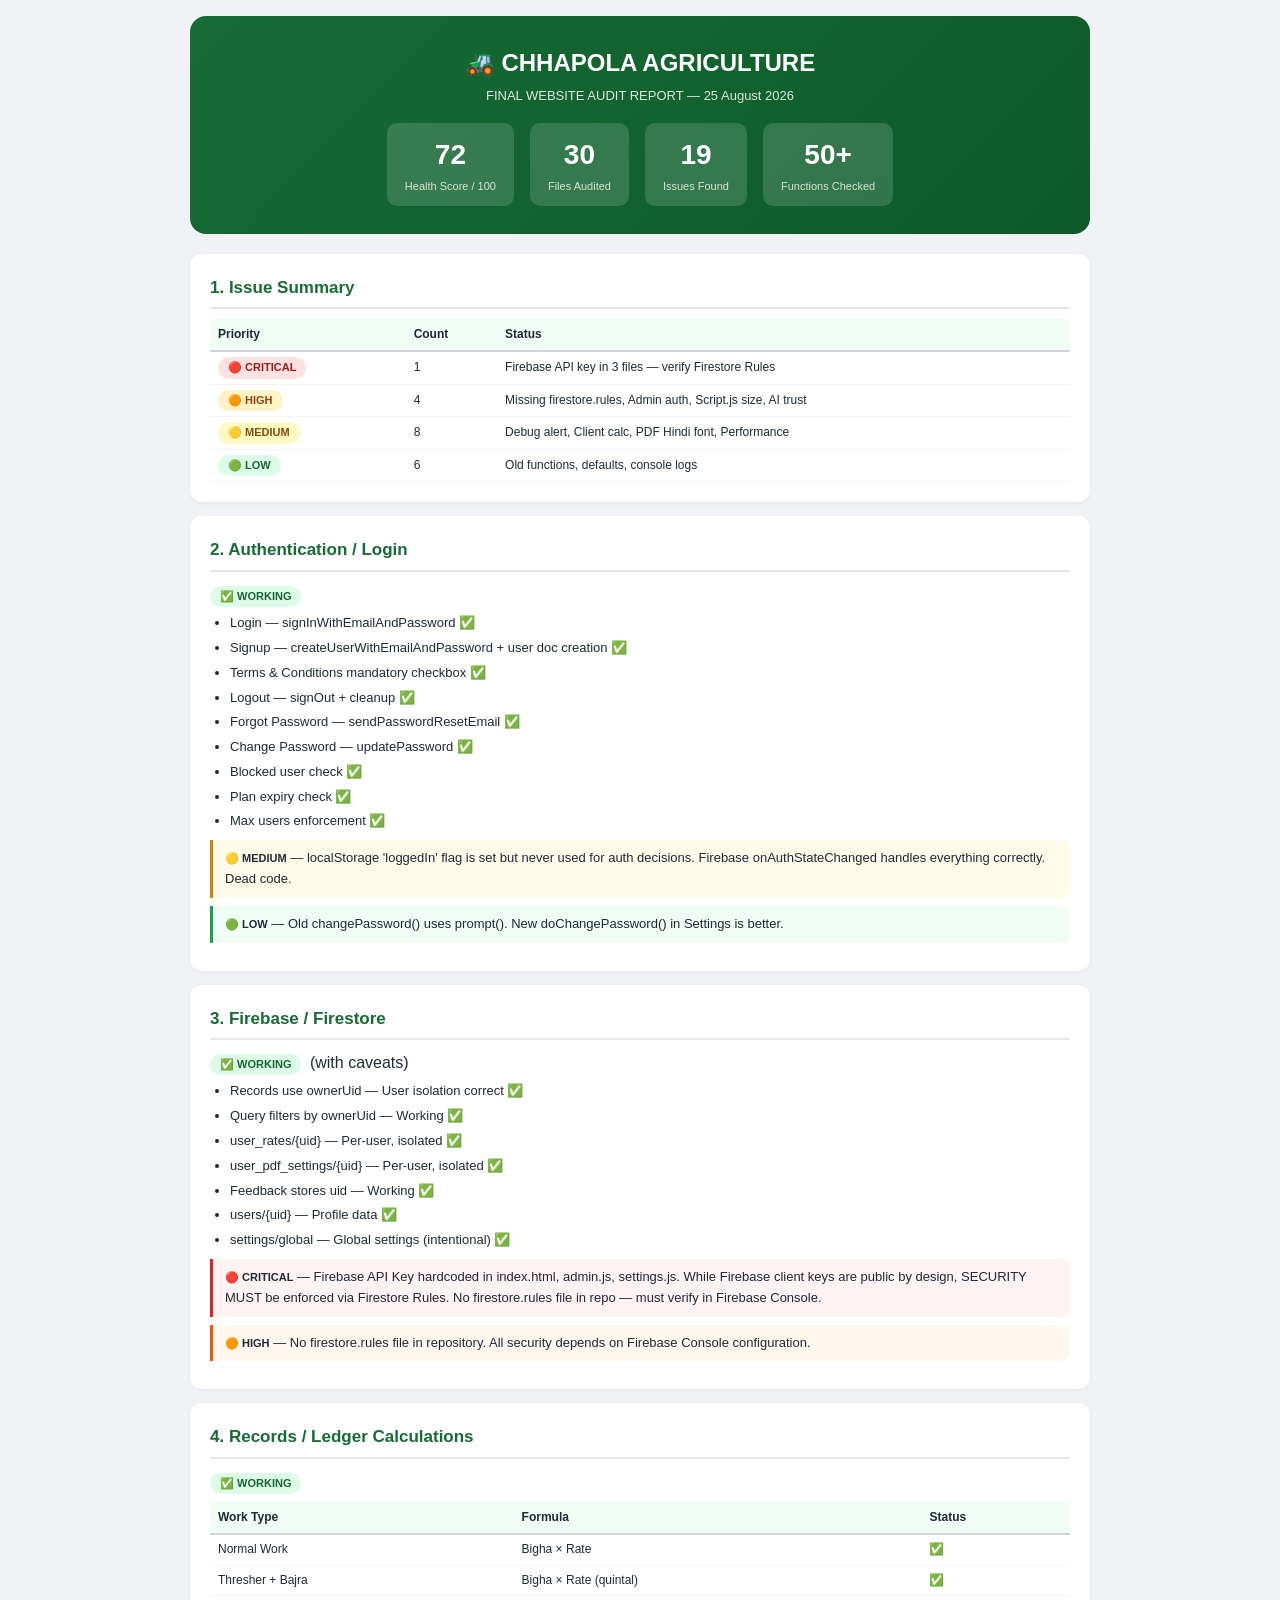
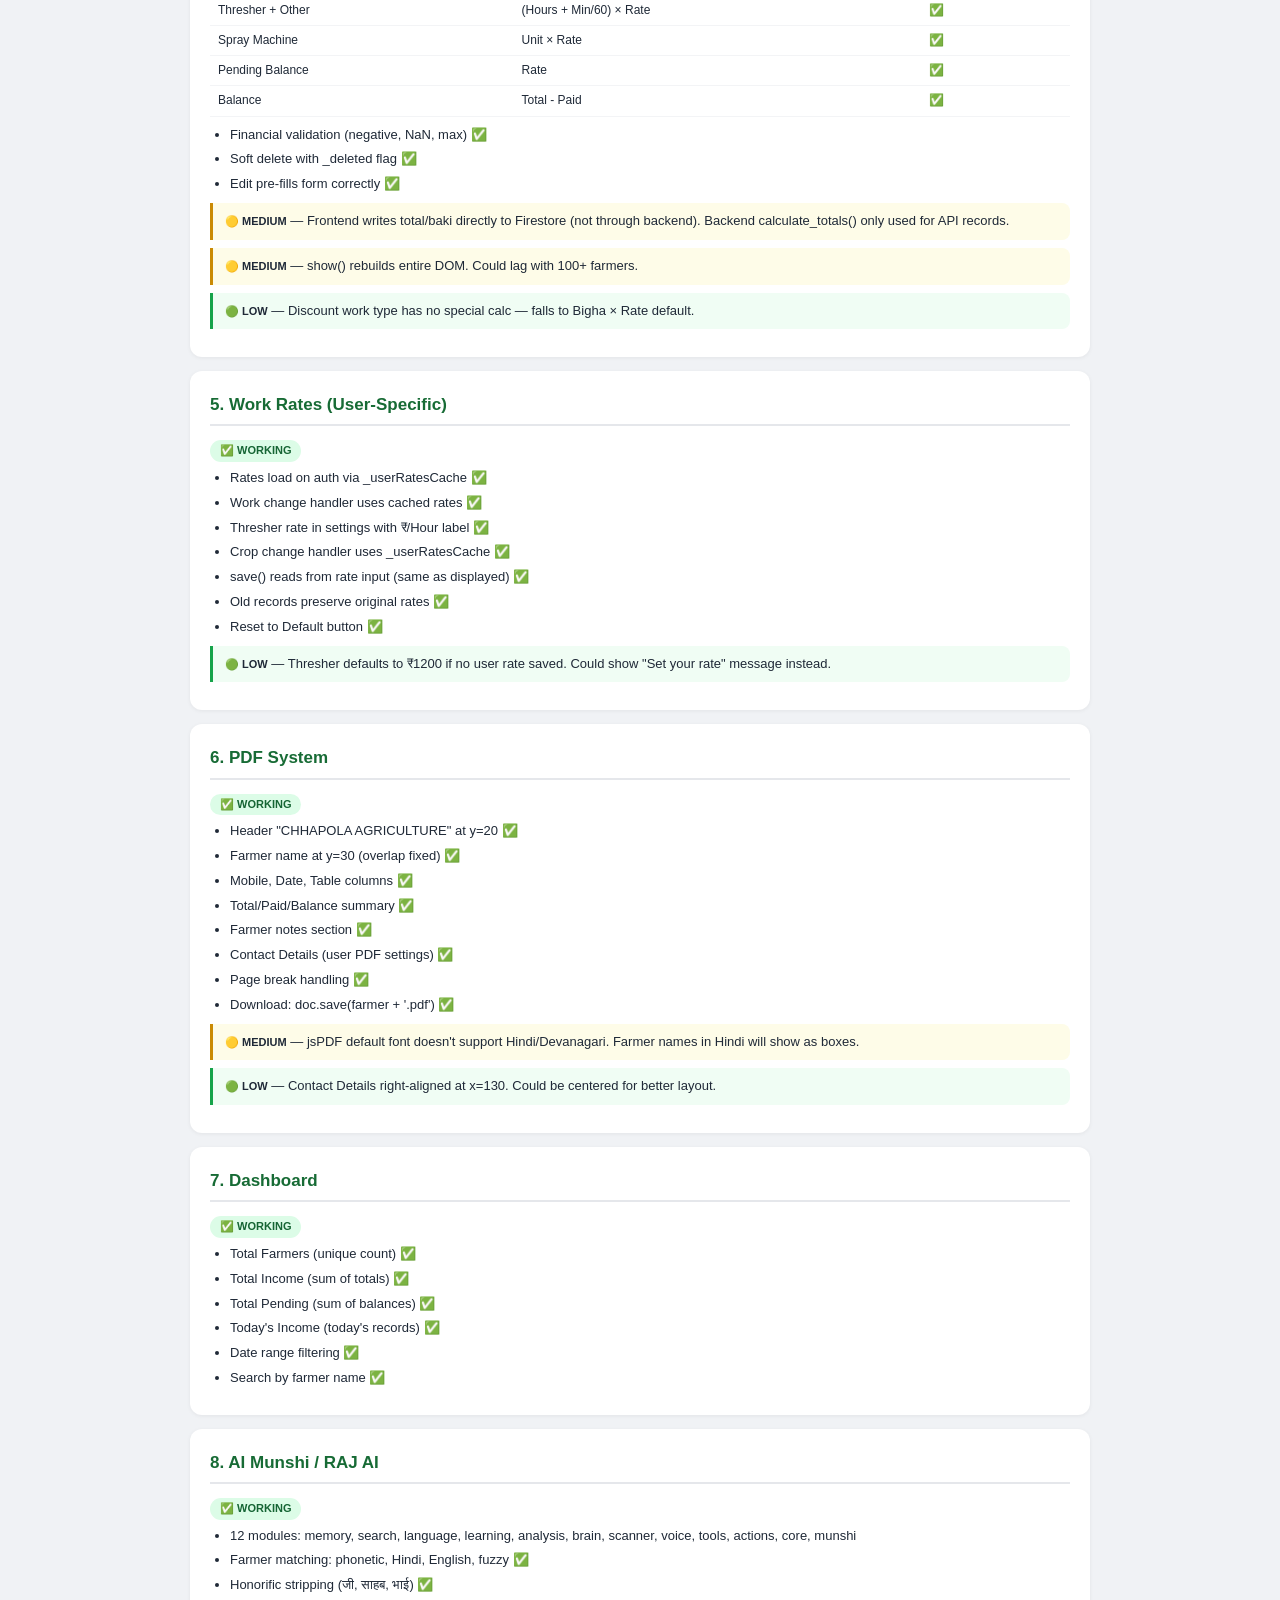
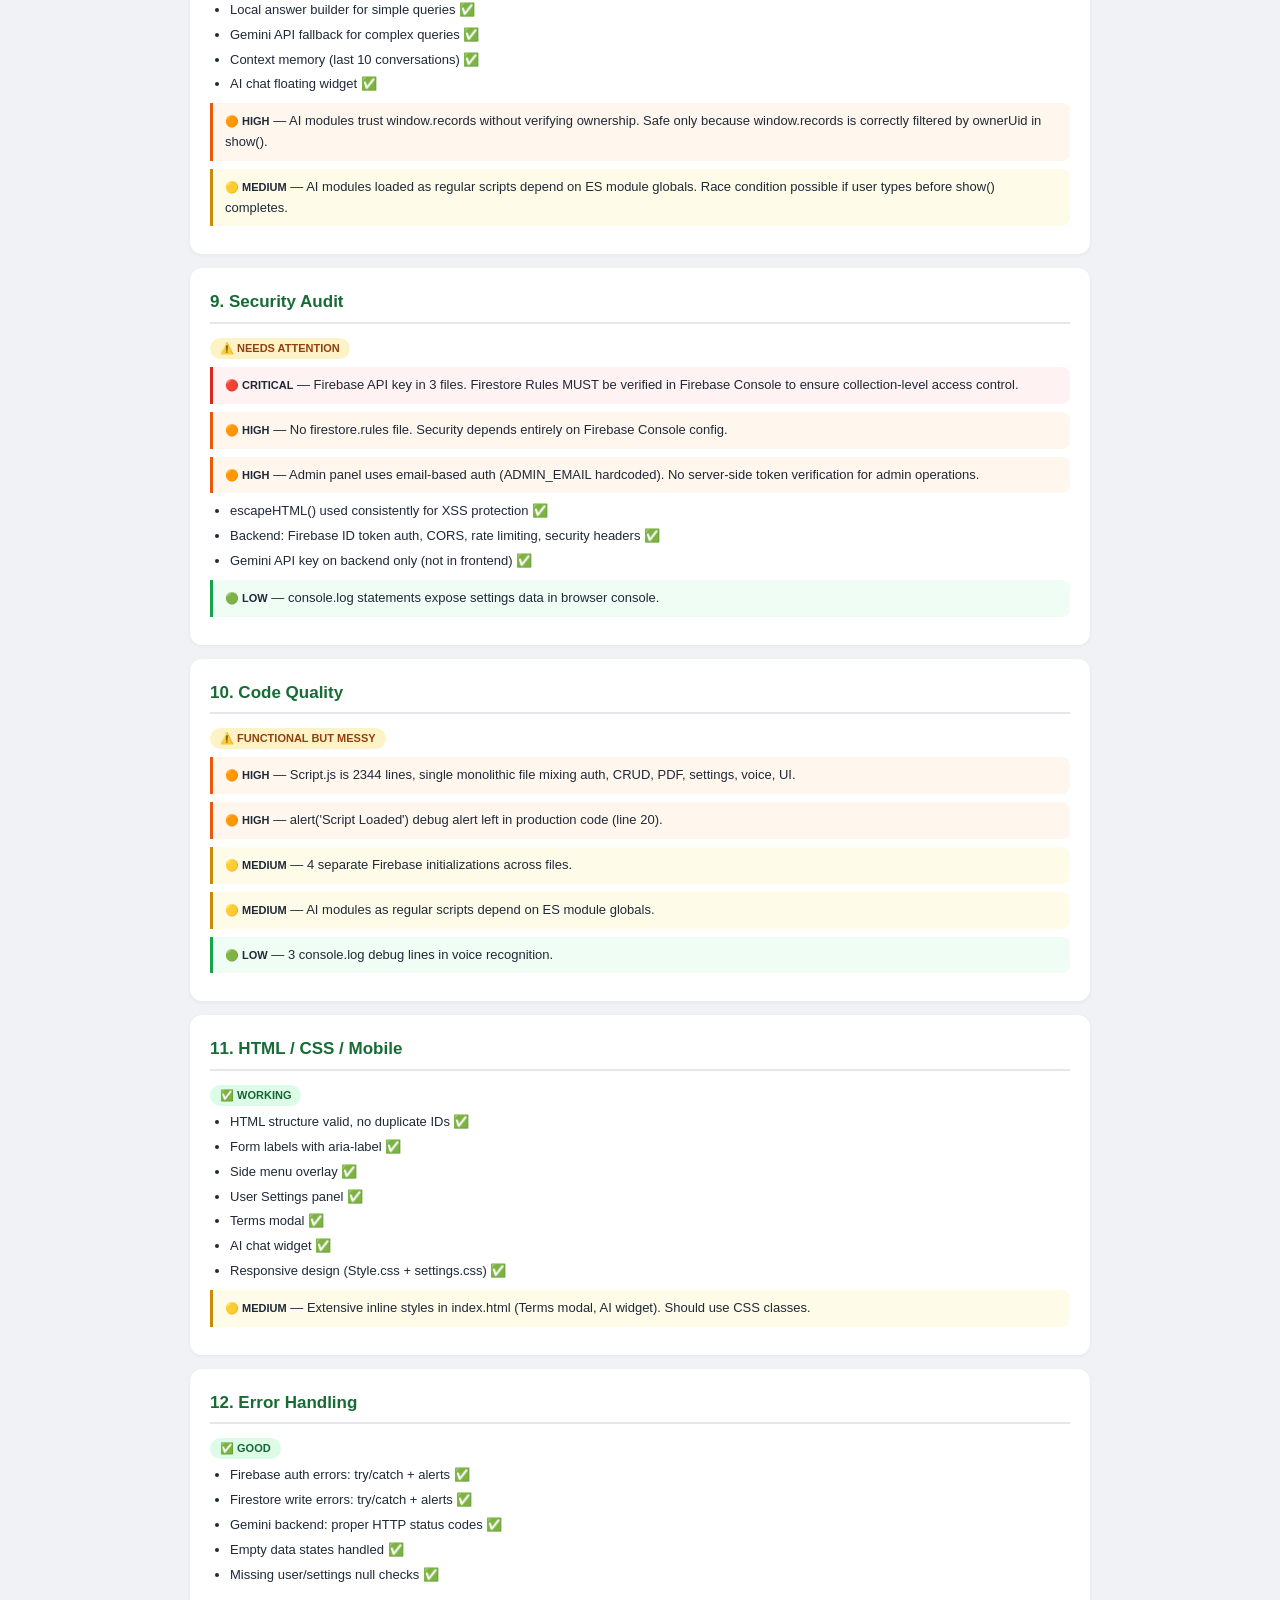
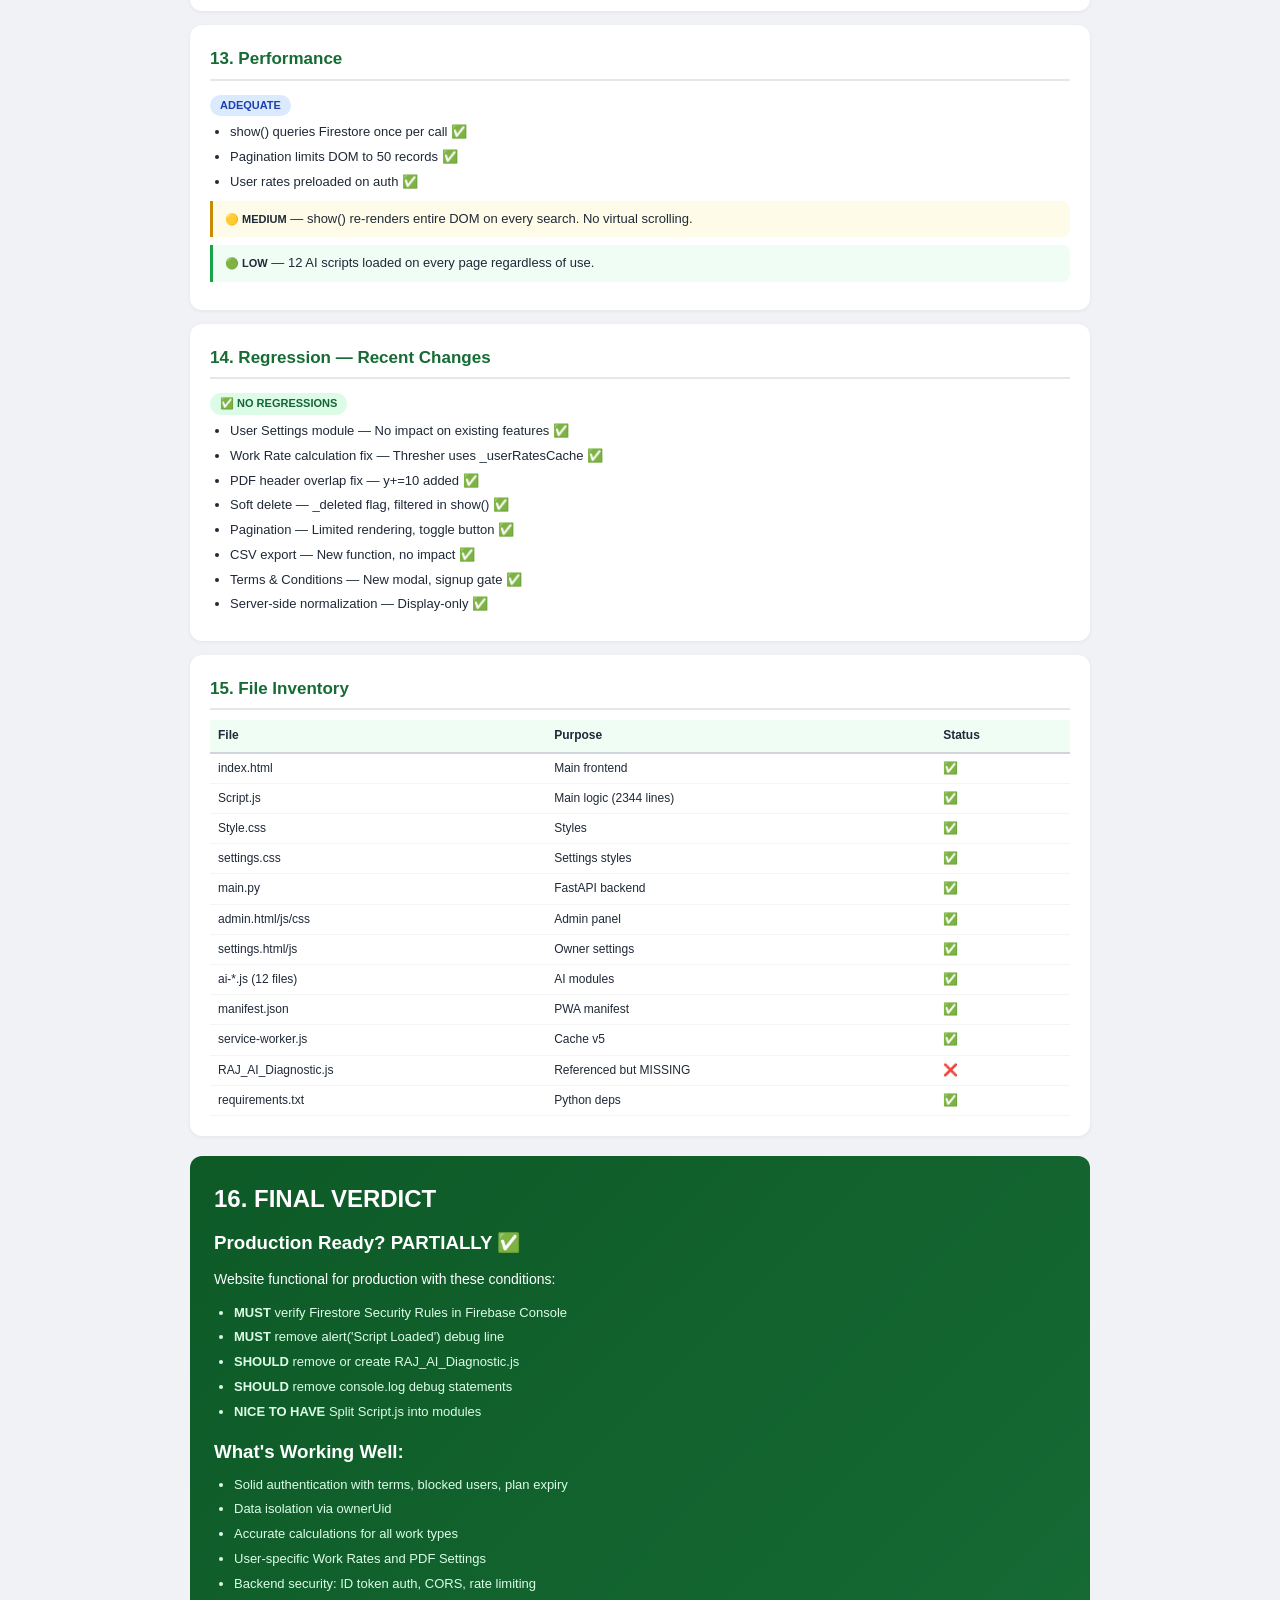
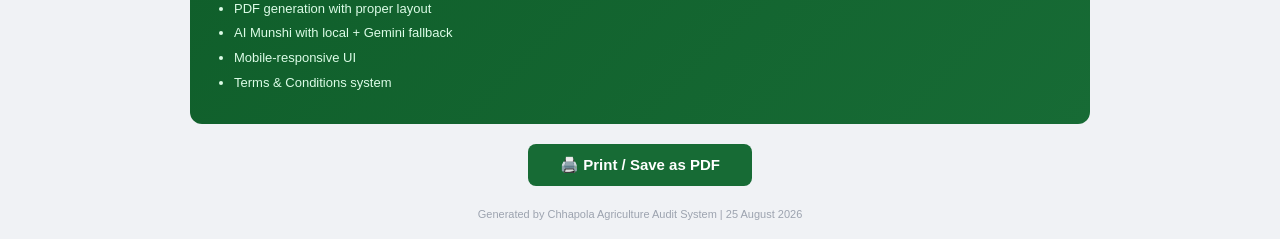
<file: audit-report.html>
<!DOCTYPE html>
<html lang="hi">
<head>
<meta charset="UTF-8">
<meta name="viewport" content="width=device-width, initial-scale=1.0">
<title>Chhapola Agriculture — Final Audit Report</title>
<style>
*{margin:0;padding:0;box-sizing:border-box}
body{font-family:'Segoe UI',Tahoma,sans-serif;background:#f0f2f5;color:#1f2937;line-height:1.6;padding:16px}
.container{max-width:900px;margin:0 auto}
.header{background:linear-gradient(135deg,#176b35,#0d5a27);color:white;padding:28px 24px;border-radius:16px;margin-bottom:20px;text-align:center}
.header h1{font-size:24px;margin-bottom:4px}
.header p{font-size:13px;opacity:0.85}
.score-box{display:flex;justify-content:center;gap:16px;margin-top:16px;flex-wrap:wrap}
.score-item{background:rgba(255,255,255,0.15);padding:10px 18px;border-radius:10px;text-align:center}
.score-item .num{font-size:28px;font-weight:800}
.score-item .lbl{font-size:11px;opacity:0.8}
.section{background:white;border-radius:12px;padding:20px;margin-bottom:14px;box-shadow:0 1px 4px rgba(0,0,0,0.06)}
.section h2{font-size:17px;color:#176b35;margin-bottom:10px;border-bottom:2px solid #e5e7eb;padding-bottom:6px}
.section h3{font-size:14px;color:#0d5a27;margin:10px 0 6px}
.badge{display:inline-block;padding:2px 10px;border-radius:20px;font-size:11px;font-weight:600;margin-right:4px}
.badge-ok{background:#dcfce7;color:#166534}
.badge-warn{background:#fef3c7;color:#92400e}
.badge-err{background:#fee2e2;color:#991b1b}
.badge-info{background:#dbeafe;color:#1e40af}
ul{margin:6px 0 6px 20px}
li{margin-bottom:4px;font-size:13px}
.issue{border-left:3px solid #e5e7eb;padding:8px 12px;margin:8px 0;border-radius:0 8px 8px 0;font-size:13px}
.issue-critical{border-color:#dc2626;background:#fef2f2}
.issue-high{border-color:#ea580c;background:#fff7ed}
.issue-medium{border-color:#ca8a04;background:#fefce8}
.issue-low{border-color:#16a34a;background:#f0fdf4}
.issue strong{font-size:11px;text-transform:uppercase}
.tbl{width:100%;border-collapse:collapse;font-size:12px;margin-top:8px}
.tbl th{background:#f0fdf4;padding:6px 8px;text-align:left;border-bottom:2px solid #d1d5db}
.tbl td{padding:5px 8px;border-bottom:1px solid #f3f4f6}
.final{background:linear-gradient(135deg,#0d5a27,#176b35);color:white;border-radius:12px;padding:24px;margin-top:20px}
.final h2{color:white;border-color:rgba(255,255,255,0.3)}
.final li{color:#dcfce7}
.print-btn{display:block;margin:20px auto;background:#176b35;color:white;border:none;padding:12px 32px;border-radius:8px;font-size:15px;cursor:pointer;font-weight:600}
@media print{body{background:white;padding:0}.section,.final{box-shadow:none;border:1px solid #e5e7eb}}
</style>
</head>
<body>
<div class="container">

<div class="header">
<h1>🚜 CHHAPOLA AGRICULTURE</h1>
<p>FINAL WEBSITE AUDIT REPORT — 25 August 2026</p>
<div class="score-box">
<div class="score-item"><div class="num">72</div><div class="lbl">Health Score / 100</div></div>
<div class="score-item"><div class="num">30</div><div class="lbl">Files Audited</div></div>
<div class="score-item"><div class="num">19</div><div class="lbl">Issues Found</div></div>
<div class="score-item"><div class="num">50+</div><div class="lbl">Functions Checked</div></div>
</div>
</div>

<!-- 1. Issue Summary -->
<div class="section">
<h2>1. Issue Summary</h2>
<table class="tbl">
<tr><th>Priority</th><th>Count</th><th>Status</th></tr>
<tr><td><span class="badge badge-err">🔴 CRITICAL</span></td><td>1</td><td>Firebase API key in 3 files — verify Firestore Rules</td></tr>
<tr><td><span class="badge badge-warn">🟠 HIGH</span></td><td>4</td><td>Missing firestore.rules, Admin auth, Script.js size, AI trust</td></tr>
<tr><td><span class="badge" style="background:#fef9c3;color:#854d0e">🟡 MEDIUM</span></td><td>8</td><td>Debug alert, Client calc, PDF Hindi font, Performance</td></tr>
<tr><td><span class="badge badge-ok">🟢 LOW</span></td><td>6</td><td>Old functions, defaults, console logs</td></tr>
</table>
</div>

<!-- 2. Authentication -->
<div class="section">
<h2>2. Authentication / Login</h2>
<p><span class="badge badge-ok">✅ WORKING</span></p>
<ul>
<li>Login — signInWithEmailAndPassword ✅</li>
<li>Signup — createUserWithEmailAndPassword + user doc creation ✅</li>
<li>Terms & Conditions mandatory checkbox ✅</li>
<li>Logout — signOut + cleanup ✅</li>
<li>Forgot Password — sendPasswordResetEmail ✅</li>
<li>Change Password — updatePassword ✅</li>
<li>Blocked user check ✅</li>
<li>Plan expiry check ✅</li>
<li>Max users enforcement ✅</li>
</ul>
<div class="issue issue-medium"><strong>🟡 MEDIUM</strong> — localStorage 'loggedIn' flag is set but never used for auth decisions. Firebase onAuthStateChanged handles everything correctly. Dead code.</div>
<div class="issue issue-low"><strong>🟢 LOW</strong> — Old changePassword() uses prompt(). New doChangePassword() in Settings is better.</div>
</div>

<!-- 3. Firebase -->
<div class="section">
<h2>3. Firebase / Firestore</h2>
<p><span class="badge badge-ok">✅ WORKING</span> (with caveats)</p>
<ul>
<li>Records use ownerUid — User isolation correct ✅</li>
<li>Query filters by ownerUid — Working ✅</li>
<li>user_rates/{uid} — Per-user, isolated ✅</li>
<li>user_pdf_settings/{uid} — Per-user, isolated ✅</li>
<li>Feedback stores uid — Working ✅</li>
<li>users/{uid} — Profile data ✅</li>
<li>settings/global — Global settings (intentional) ✅</li>
</ul>
<div class="issue issue-critical"><strong>🔴 CRITICAL</strong> — Firebase API Key hardcoded in index.html, admin.js, settings.js. While Firebase client keys are public by design, SECURITY MUST be enforced via Firestore Rules. No firestore.rules file in repo — must verify in Firebase Console.</div>
<div class="issue issue-high"><strong>🟠 HIGH</strong> — No firestore.rules file in repository. All security depends on Firebase Console configuration.</div>
</div>

<!-- 4. Records / Ledger -->
<div class="section">
<h2>4. Records / Ledger Calculations</h2>
<p><span class="badge badge-ok">✅ WORKING</span></p>
<table class="tbl">
<tr><th>Work Type</th><th>Formula</th><th>Status</th></tr>
<tr><td>Normal Work</td><td>Bigha × Rate</td><td>✅</td></tr>
<tr><td>Thresher + Bajra</td><td>Bigha × Rate (quintal)</td><td>✅</td></tr>
<tr><td>Thresher + Other</td><td>(Hours + Min/60) × Rate</td><td>✅</td></tr>
<tr><td>Spray Machine</td><td>Unit × Rate</td><td>✅</td></tr>
<tr><td>Pending Balance</td><td>Rate</td><td>✅</td></tr>
<tr><td>Balance</td><td>Total - Paid</td><td>✅</td></tr>
</table>
<ul style="margin-top:8px">
<li>Financial validation (negative, NaN, max) ✅</li>
<li>Soft delete with _deleted flag ✅</li>
<li>Edit pre-fills form correctly ✅</li>
</ul>
<div class="issue issue-medium"><strong>🟡 MEDIUM</strong> — Frontend writes total/baki directly to Firestore (not through backend). Backend calculate_totals() only used for API records.</div>
<div class="issue issue-medium"><strong>🟡 MEDIUM</strong> — show() rebuilds entire DOM. Could lag with 100+ farmers.</div>
<div class="issue issue-low"><strong>🟢 LOW</strong> — Discount work type has no special calc — falls to Bigha × Rate default.</div>
</div>

<!-- 5. Work Rates -->
<div class="section">
<h2>5. Work Rates (User-Specific)</h2>
<p><span class="badge badge-ok">✅ WORKING</span></p>
<ul>
<li>Rates load on auth via _userRatesCache ✅</li>
<li>Work change handler uses cached rates ✅</li>
<li>Thresher rate in settings with ₹/Hour label ✅</li>
<li>Crop change handler uses _userRatesCache ✅</li>
<li>save() reads from rate input (same as displayed) ✅</li>
<li>Old records preserve original rates ✅</li>
<li>Reset to Default button ✅</li>
</ul>
<div class="issue issue-low"><strong>🟢 LOW</strong> — Thresher defaults to ₹1200 if no user rate saved. Could show "Set your rate" message instead.</div>
</div>

<!-- 6. PDF System -->
<div class="section">
<h2>6. PDF System</h2>
<p><span class="badge badge-ok">✅ WORKING</span></p>
<ul>
<li>Header "CHHAPOLA AGRICULTURE" at y=20 ✅</li>
<li>Farmer name at y=30 (overlap fixed) ✅</li>
<li>Mobile, Date, Table columns ✅</li>
<li>Total/Paid/Balance summary ✅</li>
<li>Farmer notes section ✅</li>
<li>Contact Details (user PDF settings) ✅</li>
<li>Page break handling ✅</li>
<li>Download: doc.save(farmer + '.pdf') ✅</li>
</ul>
<div class="issue issue-medium"><strong>🟡 MEDIUM</strong> — jsPDF default font doesn't support Hindi/Devanagari. Farmer names in Hindi will show as boxes.</div>
<div class="issue issue-low"><strong>🟢 LOW</strong> — Contact Details right-aligned at x=130. Could be centered for better layout.</div>
</div>

<!-- 7. Dashboard -->
<div class="section">
<h2>7. Dashboard</h2>
<p><span class="badge badge-ok">✅ WORKING</span></p>
<ul>
<li>Total Farmers (unique count) ✅</li>
<li>Total Income (sum of totals) ✅</li>
<li>Total Pending (sum of balances) ✅</li>
<li>Today's Income (today's records) ✅</li>
<li>Date range filtering ✅</li>
<li>Search by farmer name ✅</li>
</ul>
</div>

<!-- 8. AI Munshi -->
<div class="section">
<h2>8. AI Munshi / RAJ AI</h2>
<p><span class="badge badge-ok">✅ WORKING</span></p>
<ul>
<li>12 modules: memory, search, language, learning, analysis, brain, scanner, voice, tools, actions, core, munshi</li>
<li>Farmer matching: phonetic, Hindi, English, fuzzy ✅</li>
<li>Honorific stripping (जी, साहब, भाई) ✅</li>
<li>Local answer builder for simple queries ✅</li>
<li>Gemini API fallback for complex queries ✅</li>
<li>Context memory (last 10 conversations) ✅</li>
<li>AI chat floating widget ✅</li>
</ul>
<div class="issue issue-high"><strong>🟠 HIGH</strong> — AI modules trust window.records without verifying ownership. Safe only because window.records is correctly filtered by ownerUid in show().</div>
<div class="issue issue-medium"><strong>🟡 MEDIUM</strong> — AI modules loaded as regular scripts depend on ES module globals. Race condition possible if user types before show() completes.</div>
</div>

<!-- 9. Security -->
<div class="section">
<h2>9. Security Audit</h2>
<p><span class="badge badge-warn">⚠️ NEEDS ATTENTION</span></p>
<div class="issue issue-critical"><strong>🔴 CRITICAL</strong> — Firebase API key in 3 files. Firestore Rules MUST be verified in Firebase Console to ensure collection-level access control.</div>
<div class="issue issue-high"><strong>🟠 HIGH</strong> — No firestore.rules file. Security depends entirely on Firebase Console config.</div>
<div class="issue issue-high"><strong>🟠 HIGH</strong> — Admin panel uses email-based auth (ADMIN_EMAIL hardcoded). No server-side token verification for admin operations.</div>
<ul>
<li>escapeHTML() used consistently for XSS protection ✅</li>
<li>Backend: Firebase ID token auth, CORS, rate limiting, security headers ✅</li>
<li>Gemini API key on backend only (not in frontend) ✅</li>
</ul>
<div class="issue issue-low"><strong>🟢 LOW</strong> — console.log statements expose settings data in browser console.</div>
</div>

<!-- 10. Code Quality -->
<div class="section">
<h2>10. Code Quality</h2>
<p><span class="badge badge-warn">⚠️ FUNCTIONAL BUT MESSY</span></p>
<div class="issue issue-high"><strong>🟠 HIGH</strong> — Script.js is 2344 lines, single monolithic file mixing auth, CRUD, PDF, settings, voice, UI.</div>
<div class="issue issue-high"><strong>🟠 HIGH</strong> — alert('Script Loaded') debug alert left in production code (line 20).</div>
<div class="issue issue-medium"><strong>🟡 MEDIUM</strong> — 4 separate Firebase initializations across files.</div>
<div class="issue issue-medium"><strong>🟡 MEDIUM</strong> — AI modules as regular scripts depend on ES module globals.</div>
<div class="issue issue-low"><strong>🟢 LOW</strong> — 3 console.log debug lines in voice recognition.</div>
</div>

<!-- 11. HTML / CSS / Mobile -->
<div class="section">
<h2>11. HTML / CSS / Mobile</h2>
<p><span class="badge badge-ok">✅ WORKING</span></p>
<ul>
<li>HTML structure valid, no duplicate IDs ✅</li>
<li>Form labels with aria-label ✅</li>
<li>Side menu overlay ✅</li>
<li>User Settings panel ✅</li>
<li>Terms modal ✅</li>
<li>AI chat widget ✅</li>
<li>Responsive design (Style.css + settings.css) ✅</li>
</ul>
<div class="issue issue-medium"><strong>🟡 MEDIUM</strong> — Extensive inline styles in index.html (Terms modal, AI widget). Should use CSS classes.</div>
</div>

<!-- 12. Error Handling -->
<div class="section">
<h2>12. Error Handling</h2>
<p><span class="badge badge-ok">✅ GOOD</span></p>
<ul>
<li>Firebase auth errors: try/catch + alerts ✅</li>
<li>Firestore write errors: try/catch + alerts ✅</li>
<li>Gemini backend: proper HTTP status codes ✅</li>
<li>Empty data states handled ✅</li>
<li>Missing user/settings null checks ✅</li>
</ul>
</div>

<!-- 13. Performance -->
<div class="section">
<h2>13. Performance</h2>
<p><span class="badge badge-info">ADEQUATE</span></p>
<ul>
<li>show() queries Firestore once per call ✅</li>
<li>Pagination limits DOM to 50 records ✅</li>
<li>User rates preloaded on auth ✅</li>
</ul>
<div class="issue issue-medium"><strong>🟡 MEDIUM</strong> — show() re-renders entire DOM on every search. No virtual scrolling.</div>
<div class="issue issue-low"><strong>🟢 LOW</strong> — 12 AI scripts loaded on every page regardless of use.</div>
</div>

<!-- 14. Regression -->
<div class="section">
<h2>14. Regression — Recent Changes</h2>
<p><span class="badge badge-ok">✅ NO REGRESSIONS</span></p>
<ul>
<li>User Settings module — No impact on existing features ✅</li>
<li>Work Rate calculation fix — Thresher uses _userRatesCache ✅</li>
<li>PDF header overlap fix — y+=10 added ✅</li>
<li>Soft delete — _deleted flag, filtered in show() ✅</li>
<li>Pagination — Limited rendering, toggle button ✅</li>
<li>CSV export — New function, no impact ✅</li>
<li>Terms & Conditions — New modal, signup gate ✅</li>
<li>Server-side normalization — Display-only ✅</li>
</ul>
</div>

<!-- 15. File Inventory -->
<div class="section">
<h2>15. File Inventory</h2>
<table class="tbl">
<tr><th>File</th><th>Purpose</th><th>Status</th></tr>
<tr><td>index.html</td><td>Main frontend</td><td>✅</td></tr>
<tr><td>Script.js</td><td>Main logic (2344 lines)</td><td>✅</td></tr>
<tr><td>Style.css</td><td>Styles</td><td>✅</td></tr>
<tr><td>settings.css</td><td>Settings styles</td><td>✅</td></tr>
<tr><td>main.py</td><td>FastAPI backend</td><td>✅</td></tr>
<tr><td>admin.html/js/css</td><td>Admin panel</td><td>✅</td></tr>
<tr><td>settings.html/js</td><td>Owner settings</td><td>✅</td></tr>
<tr><td>ai-*.js (12 files)</td><td>AI modules</td><td>✅</td></tr>
<tr><td>manifest.json</td><td>PWA manifest</td><td>✅</td></tr>
<tr><td>service-worker.js</td><td>Cache v5</td><td>✅</td></tr>
<tr><td>RAJ_AI_Diagnostic.js</td><td>Referenced but MISSING</td><td>❌</td></tr>
<tr><td>requirements.txt</td><td>Python deps</td><td>✅</td></tr>
</table>
</div>

<!-- 16. Final -->
<div class="final">
<h2>16. FINAL VERDICT</h2>
<h3 style="margin:10px 0">Production Ready? PARTIALLY ✅</h3>
<p style="font-size:14px;margin-bottom:12px">Website functional for production with these conditions:</p>
<ul>
<li><strong>MUST</strong> verify Firestore Security Rules in Firebase Console</li>
<li><strong>MUST</strong> remove alert('Script Loaded') debug line</li>
<li><strong>SHOULD</strong> remove or create RAJ_AI_Diagnostic.js</li>
<li><strong>SHOULD</strong> remove console.log debug statements</li>
<li><strong>NICE TO HAVE</strong> Split Script.js into modules</li>
</ul>
<h3 style="margin:14px 0 8px">What's Working Well:</h3>
<ul>
<li>Solid authentication with terms, blocked users, plan expiry</li>
<li>Data isolation via ownerUid</li>
<li>Accurate calculations for all work types</li>
<li>User-specific Work Rates and PDF Settings</li>
<li>Backend security: ID token auth, CORS, rate limiting</li>
<li>PDF generation with proper layout</li>
<li>AI Munshi with local + Gemini fallback</li>
<li>Mobile-responsive UI</li>
<li>Terms & Conditions system</li>
</ul>
</div>

<button class="print-btn" onclick="window.print()">🖨️ Print / Save as PDF</button>
<p style="text-align:center;font-size:11px;color:#9ca3af;margin-top:8px">Generated by Chhapola Agriculture Audit System | 25 August 2026</p>

</div>
</body>
</html>
</file>
